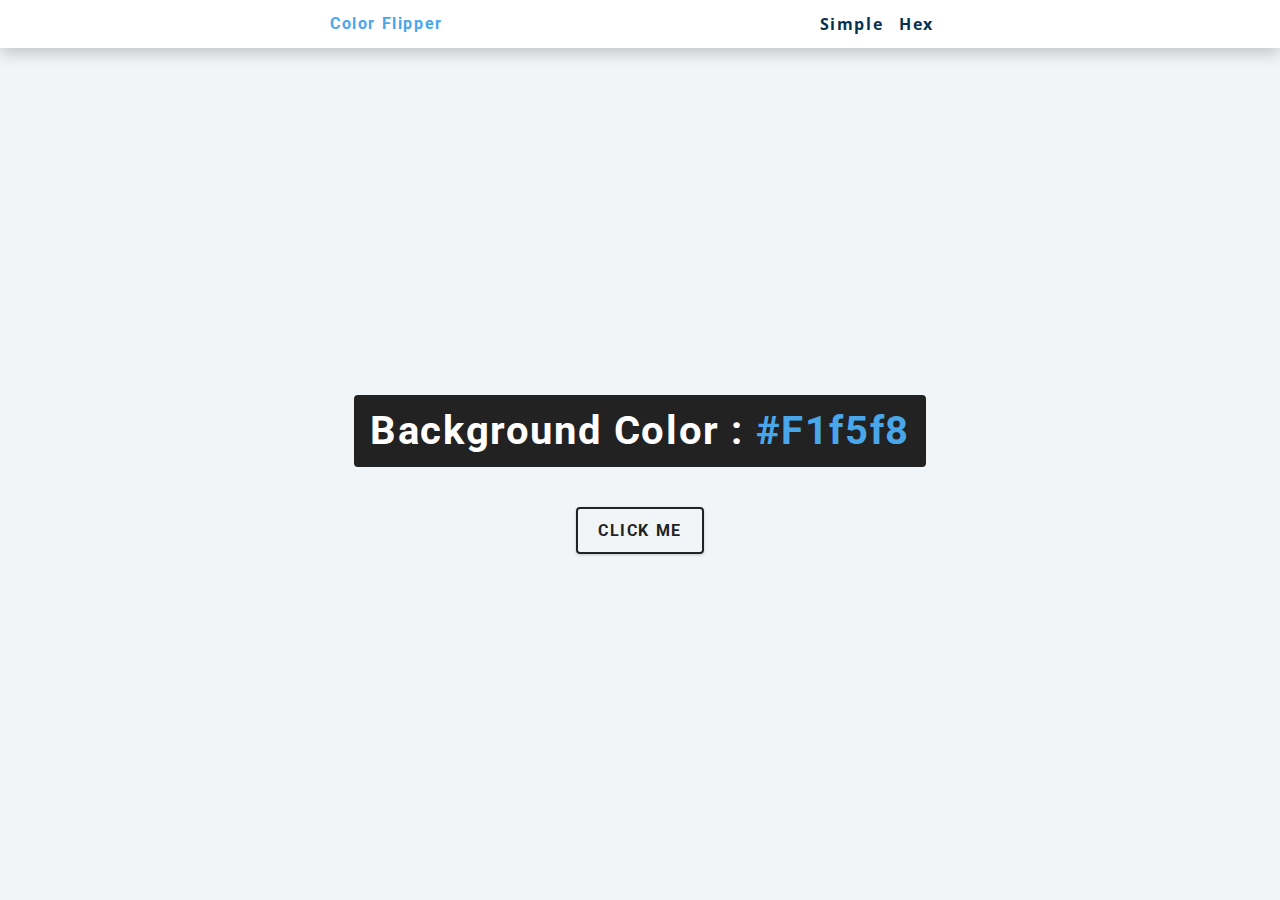
<file: Flipper/index.html>
<!DOCTYPE html>
<html lang="en">
  <head>
    <meta charset="UTF-8" />
    <meta name="viewport" content="width=device-width, initial-scale=1.0" />
    <title>Color Flipper || Simple</title>

    <!-- styles -->
    <link rel="stylesheet" href="style.css" />
  </head>
  <body>
    <nav>
      <div class="nav-center">
        <h4>color flipper</h4>
        <ul class="nav-links">
          <li><a href="index.html">simple</a></li>
          <li><a href="hex.html">hex</a></li>
        </ul>
      </div>
    </nav>
    <main>
      <div class="container">
        <h2>background color : <span class="color">#f1f5f8</span></h2>
        <button class="btn btn-hero" id="btn">click me</button>
      </div>
    </main>
    <!-- javascript -->
    <script src="main.js"></script>
  </body>
</html>
</file>
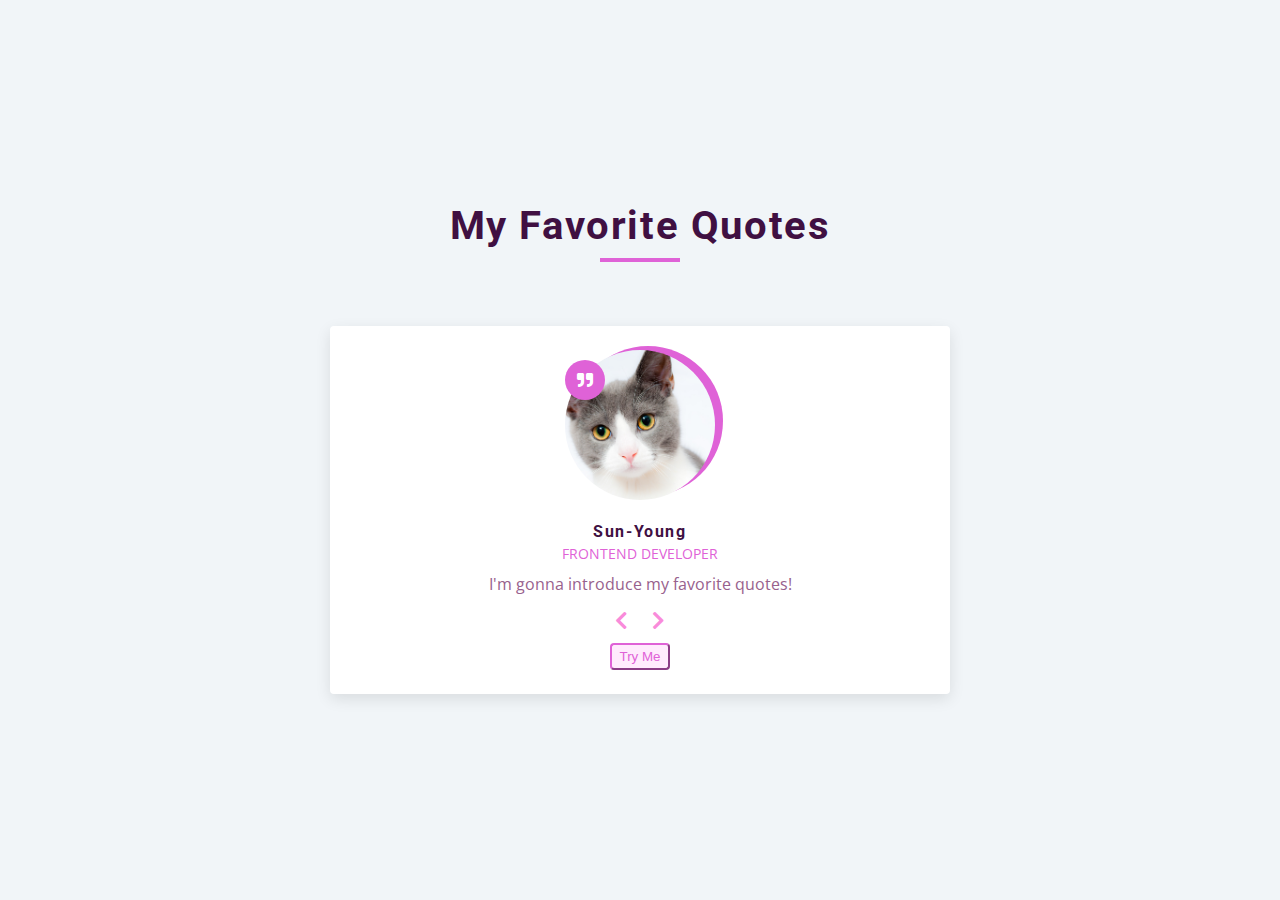
<file: MyFavoriteQuoteProject/index.html>
<!DOCTYPE html>
<html lang="en">
  <head>
    <meta charset="UTF-8" />
    <meta name="viewport" content="width=device-width, initial-scale=1.0" />
    <title>My favoite quote</title>
    <!-- font-awesome -->
    <link
      rel="stylesheet"
      href="https://cdnjs.cloudflare.com/ajax/libs/font-awesome/5.14.0/css/all.min.css"
    />

    <!-- styles -->
    <link rel="stylesheet" href="style.css" />
  </head>
  <body>
    <main>
      <section class="container">
        <!-- title -->
        <div class="title">
          <h2>My favorite quotes</h2>
          <div class="underline"></div>
        </div>
        <!-- quote -->
        <article class="quote">
          <div class="img-container">
            <img src="./imges/cat.jpg" id="person-img" alt="Error Image" />
          </div>
          <h4 id="author">sun-young</h4>
          <p id="job">frontend developer</p>
          <p id="info">
            I'm gonna introduce my favorite quotes!
          </p>
          <!-- prev next buttons-->
          <div class="button-container">
            <button class="prev-btn">
              <i class="fas fa-chevron-left"></i>
            </button>
            <button class="next-btn">
              <i class="fas fa-chevron-right"></i>
            </button>
          </div>
          <!-- random button -->
          <button class="random-btn">try me</button>
        </article>
      </section>
    </main>
    <!-- javascript -->
    <script src="main.js"></script>
  </body>
</html>
</file>
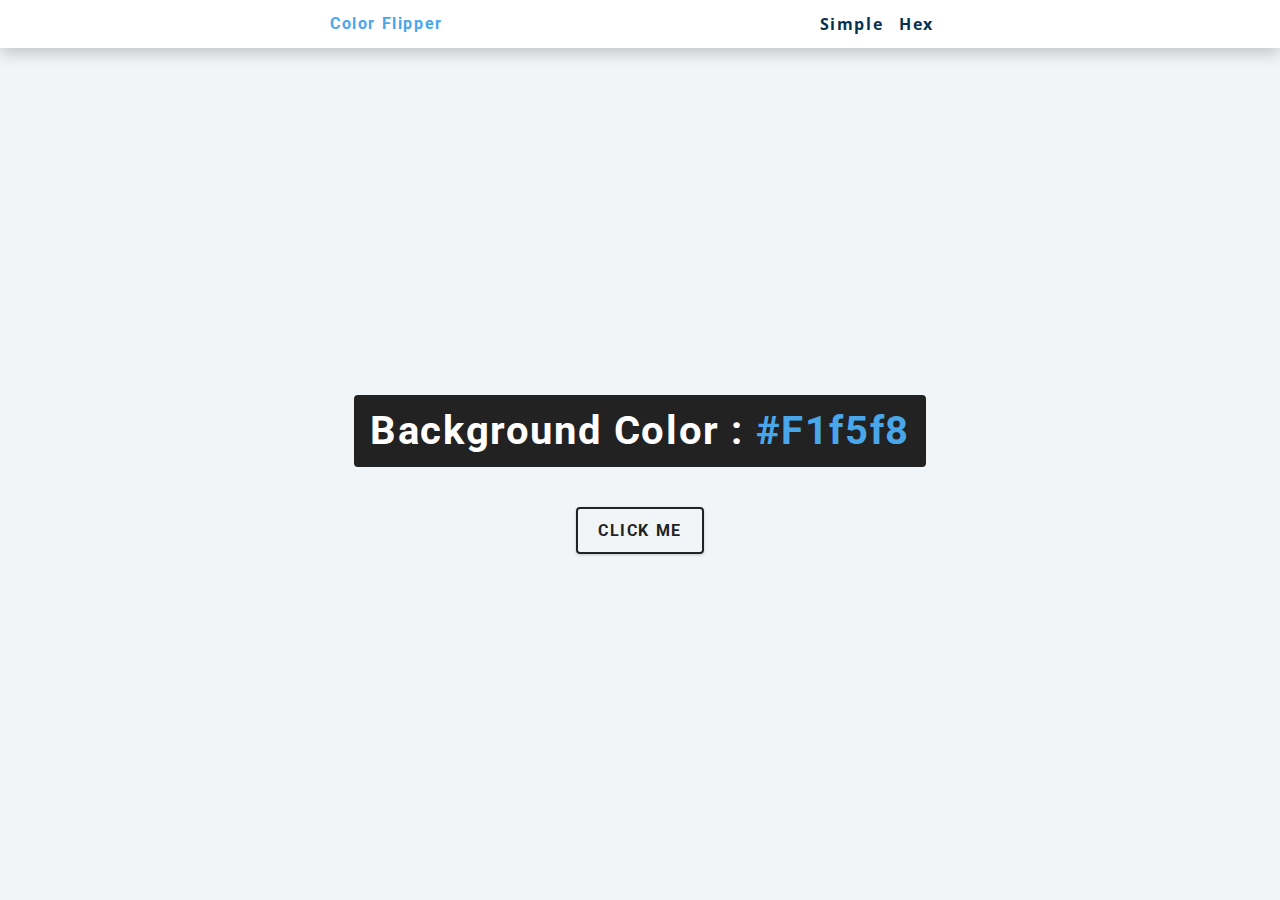
<file: Flipper/hex.html>
<!DOCTYPE html>
<html lang="en">
  <head>
    <meta charset="UTF-8" />
    <meta name="viewport" content="width=device-width, initial-scale=1.0" />
    <title>Color Flipper || Hex</title>

    <!-- styles -->
    <link rel="stylesheet" href="style.css" />
  </head>

  <body>
    <nav>
      <div class="nav-center">
        <h4>color flipper</h4>
        <ul class="nav-links">
          <li><a href="index.html">simple</a></li>
          <li><a href="hex.html">hex</a></li>
        </ul>
      </div>
    </nav>
    <main>
      <div class="container">
        <h2>background color : <span class="color">#f1f5f8</span></h2>
        <button class="btn btn-hero" id="btn">click me</button>
      </div>
    </main>
    <!-- javascript -->
    <script src="hex.js"></script>
  </body>
</html>
</file>
<file: Flipper/style.css>
/*
=============== 
Fonts
===============
*/
@import url("https://fonts.googleapis.com/css?family=Open+Sans|Roboto:400,700&display=swap");

/*
=============== 
Variables
===============
*/

:root {
  /* dark shades of primary color*/
  --clr-primary-1: hsl(205, 86%, 17%);
  --clr-primary-2: hsl(205, 77%, 27%);
  --clr-primary-3: hsl(205, 72%, 37%);
  --clr-primary-4: hsl(205, 63%, 48%);
  /* primary/main color */
  --clr-primary-5: hsl(205, 78%, 60%);
  /* lighter shades of primary color */
  --clr-primary-6: hsl(205, 89%, 70%);
  --clr-primary-7: hsl(205, 90%, 76%);
  --clr-primary-8: hsl(205, 86%, 81%);
  --clr-primary-9: hsl(205, 90%, 88%);
  --clr-primary-10: hsl(205, 100%, 96%);
  /* darkest grey - used for headings */
  --clr-grey-1: hsl(209, 61%, 16%);
  --clr-grey-2: hsl(211, 39%, 23%);
  --clr-grey-3: hsl(209, 34%, 30%);
  --clr-grey-4: hsl(209, 28%, 39%);
  /* grey used for paragraphs */
  --clr-grey-5: hsl(210, 22%, 49%);
  --clr-grey-6: hsl(209, 23%, 60%);
  --clr-grey-7: hsl(211, 27%, 70%);
  --clr-grey-8: hsl(210, 31%, 80%);
  --clr-grey-9: hsl(212, 33%, 89%);
  --clr-grey-10: hsl(210, 36%, 96%);
  --clr-white: #fff;
  --clr-red-dark: hsl(360, 67%, 44%);
  --clr-red-light: hsl(360, 71%, 66%);
  --clr-green-dark: hsl(125, 67%, 44%);
  --clr-green-light: hsl(125, 71%, 66%);
  --clr-black: #222;
  --ff-primary: "Roboto", sans-serif;
  --ff-secondary: "Open Sans", sans-serif;
  --transition: all 0.3s linear;
  --spacing: 0.1rem;
  --radius: 0.25rem;
  --light-shadow: 0 5px 15px rgba(0, 0, 0, 0.1);
  --dark-shadow: 0 5px 15px rgba(0, 0, 0, 0.2);
  --max-width: 1170px;
  --fixed-width: 620px;
}
/*
=============== 
Global Styles
===============
*/

*,
::after,
::before {
  margin: 0;
  padding: 0;
  box-sizing: border-box;
}
body {
  font-family: var(--ff-secondary);
  background: var(--clr-grey-10);
  color: var(--clr-grey-1);
  line-height: 1.5;
  font-size: 0.875rem;
}
ul {
  list-style-type: none;
}
a {
  text-decoration: none;
}
h1,
h2,
h3,
h4 {
  letter-spacing: var(--spacing);
  text-transform: capitalize;
  line-height: 1.25;
  margin-bottom: 0.75rem;
  font-family: var(--ff-primary);
}
h1 {
  font-size: 3rem;
}
h2 {
  font-size: 2rem;
}
h3 {
  font-size: 1.25rem;
}
h4 {
  font-size: 0.875rem;
}
p {
  margin-bottom: 1.25rem;
  color: var(--clr-grey-5);
}
@media screen and (min-width: 800px) {
  h1 {
    font-size: 4rem;
  }
  h2 {
    font-size: 2.5rem;
  }
  h3 {
    font-size: 1.75rem;
  }
  h4 {
    font-size: 1rem;
  }
  body {
    font-size: 1rem;
  }
  h1,
  h2,
  h3,
  h4 {
    line-height: 1;
  }
}
/*  global classes */

/* section */
.section {
  padding: 5rem 0;
}

.section-center {
  width: 90vw;
  margin: 0 auto;
  max-width: 1170px;
}
@media screen and (min-width: 992px) {
  .section-center {
    width: 95vw;
  }
}
main {
  min-height: 100vh;
  display: grid;
  place-items: center;
}

/*
=============== 
Nav
===============
*/
nav {
  background: var(--clr-white);
  height: 3rem;
  display: grid;
  align-items: center;
  box-shadow: var(--dark-shadow);
}
.nav-center {
  width: 90vw;
  max-width: var(--fixed-width);
  margin: 0 auto;
  display: flex;
  align-items: center;
  justify-content: space-between;
}
.nav-center h4 {
  margin-bottom: 0;
  color: var(--clr-primary-5);
}
.nav-links {
  display: flex;
}
nav a {
  text-transform: capitalize;
  font-weight: 700;
  font-size: 1rem;
  color: var(--clr-primary-1);
  letter-spacing: var(--spacing);
  margin-right: 1rem;
}
nav a:hover {
  color: var(--clr-primary-5);
}
/*
=============== 
Container
===============
*/
main {
  min-height: calc(100vh - 3rem);
  display: grid;
  place-items: center;
}
.container {
  text-align: center;
}
.container h2 {
  background: var(--clr-black);
  color: var(--clr-white);
  padding: 1rem;
  border-radius: var(--radius);
  margin-bottom: 2.5rem;
}
.color {
  color: var(--clr-primary-5);
}
.btn-hero {
  font-family: var(--ff-primary);
  text-transform: uppercase;
  background: transparent;
  color: var(--clr-black);
  letter-spacing: var(--spacing);
  display: inline-block;
  font-weight: 700;
  transition: var(--transition);
  border: 2px solid var(--clr-black);
  cursor: pointer;
  box-shadow: 0 1px 3px rgba(0, 0, 0, 0.2);
  border-radius: var(--radius);
  font-size: 1rem;
  padding: 0.75rem 1.25rem;
}
.btn-hero:hover {
  color: var(--clr-white);
  background: var(--clr-black);
}
</file>
<file: MyFavoriteQuoteProject/style.css>
/*
=============== 
Fonts
===============
*/
@import url("https://fonts.googleapis.com/css?family=Open+Sans|Roboto:400,700&display=swap");

/*
=============== 
Variables
===============
*/

:root {
  /* dark shades of primary color*/
  --clr-primary-1: hsl(301, 69%, 29%);
  --clr-primary-2: hsl(286, 35%, 47%);
  --clr-primary-3: hsl(294, 51%, 58%);
  --clr-primary-4: hsl(305, 70%, 72%);
  /* primary/main color */
  --clr-primary-5: hsl(304, 66%, 63%);
  /* lighter shades of primary color */
  --clr-primary-6: hsl(297, 90%, 70%);
  --clr-primary-7: hsl(317, 90%, 76%);
  --clr-primary-8: hsl(316, 86%, 81%);
  --clr-primary-9: hsl(316, 90%, 88%);
  --clr-primary-10: hsl(306, 100%, 96%);
  /* darkest grey - used for headings */
  --clr-grey-1: hsl(298, 61%, 16%);
  --clr-grey-2: hsl(295, 39%, 23%);
  --clr-grey-3: hsl(301, 35%, 30%);
  --clr-grey-4: hsl(307, 28%, 39%);
  /* grey used for paragraphs */
  --clr-grey-5: hsl(312, 22%, 49%);
  --clr-grey-6: hsl(297, 23%, 60%);
  --clr-grey-7: hsl(288, 27%, 70%);
  --clr-grey-8: hsl(294, 31%, 80%);
  --clr-grey-9: hsl(290, 32%, 89%);
  --clr-grey-10: hsl(210, 36%, 96%);
  --clr-white: #fff;
  --clr-red-dark: hsl(360, 67%, 44%);
  --clr-red-light: hsl(360, 71%, 66%);
  --clr-green-dark: hsl(125, 67%, 44%);
  --clr-green-light: hsl(125, 71%, 66%);
  --clr-black: #222;
  --ff-primary: "Roboto", sans-serif;
  --ff-secondary: "Open Sans", sans-serif;
  --transition: all 0.3s linear;
  --spacing: 0.1rem;
  --radius: 0.25rem;
  --light-shadow: 0 5px 15px rgba(0, 0, 0, 0.1);
  --dark-shadow: 0 5px 15px rgba(0, 0, 0, 0.2);
  --max-width: 1170px;
  --fixed-width: 620px;
}
/*
=============== 
Global Styles
===============
*/

*,
::after,
::before {
  margin: 0;
  padding: 0;
  box-sizing: border-box;
}
body {
  font-family: var(--ff-secondary);
  background: var(--clr-grey-10);
  color: var(--clr-grey-1);
  line-height: 1.5;
  font-size: 0.875rem;
}
ul {
  list-style-type: none;
}
a {
  text-decoration: none;
}
h1,
h2,
h3,
h4 {
  letter-spacing: var(--spacing);
  text-transform: capitalize;
  line-height: 1.25;
  margin-bottom: 0.75rem;
  font-family: var(--ff-primary);
}
h1 {
  font-size: 3rem;
}
h2 {
  font-size: 2rem;
}
h3 {
  font-size: 1.25rem;
}
h4 {
  font-size: 0.875rem;
}
p {
  margin-bottom: 1.25rem;
  color: var(--clr-grey-5);
}
@media screen and (min-width: 800px) {
  h1 {
    font-size: 4rem;
  }
  h2 {
    font-size: 2.5rem;
  }
  h3 {
    font-size: 1.75rem;
  }
  h4 {
    font-size: 1rem;
  }
  body {
    font-size: 1rem;
  }
  h1,
  h2,
  h3,
  h4 {
    line-height: 1;
  }
}
/*  global classes */

/* section */
.section {
  padding: 5rem 0;
}

.section-center {
  width: 90vw;
  margin: 0 auto;
  max-width: 1170px;
}
@media screen and (min-width: 992px) {
  .section-center {
    width: 95vw;
  }
}
main {
  min-height: 100vh;
  display: grid;
  place-items: center;
}

/*
=============== 
quotes
===============
*/
main {
  min-height: 100vh;
  display: grid;
  place-items: center;
}
.title {
  text-align: center;
  margin-bottom: 4rem;
}
.underline {
  height: 0.25rem;
  width: 5rem;
  background: var(--clr-primary-5);
  margin-left: auto;
  margin-right: auto;
}
.container {
  width: 80vw;
  max-width: var(--fixed-width);
}
.quote {
  background: var(--clr-white);
  padding: 1.5rem 2rem;
  border-radius: var(--radius);
  box-shadow: var(--light-shadow);
  transition: var(--transition);
  text-align: center;
}
.quote:hover {
  box-shadow: var(--dark-shadow);
}
.img-container {
  position: relative;
  width: 150px;
  height: 150px;
  border-radius: 50%;
  margin: 0 auto;
  margin-bottom: 1.5rem;
}
#person-img {
  width: 100%;
  display: block;
  height: 100%;
  object-fit: cover;
  border-radius: 50%;
  position: relative;
}
.img-container::after {
  font-family: "Font Awesome 5 Free";
  font-weight: 900;
  content: "\f10e";
  position: absolute;
  top: 0;
  left: 0;
  width: 2.5rem;
  height: 2.5rem;
  display: grid;
  place-items: center;
  border-radius: 50%;
  transform: translateY(25%);
  background: var(--clr-primary-5);
  color: var(--clr-white);
}
.img-container::before {
  content: "";
  width: 100%;
  height: 100%;
  background: var(--clr-primary-5);
  position: absolute;
  top: -0.25rem;
  right: -0.5rem;
  border-radius: 50%;
}
#author {
  margin-bottom: 0.25rem;
}
#job {
  margin-bottom: 0.5rem;
  text-transform: uppercase;
  color: var(--clr-primary-5);
  font-size: 0.85rem;
}
#info {
  margin-bottom: 0.75rem;
}
.prev-btn,
.next-btn {
  color: var(--clr-primary-7);
  font-size: 1.25rem;
  background: transparent;
  border-color: transparent;
  margin: 0 0.5rem;
  transition: var(--transition);
  cursor: pointer;
}
.prev-btn:hover,
.next-btn:hover {
  color: var(--clr-primary-5);
}
.random-btn {
  margin-top: 0.5rem;
  background: var(--clr-primary-10);
  color: var(--clr-primary-5);
  padding: 0.25rem 0.5rem;
  text-transform: capitalize;
  border-radius: var(--radius);
  transition: var(--transition);
  border-color: var(--clr-primary-5);
  cursor: pointer;
}
.random-btn:hover {
  background: var(--clr-primary-5);
  color: var(--clr-primary-1);
}
</file>
